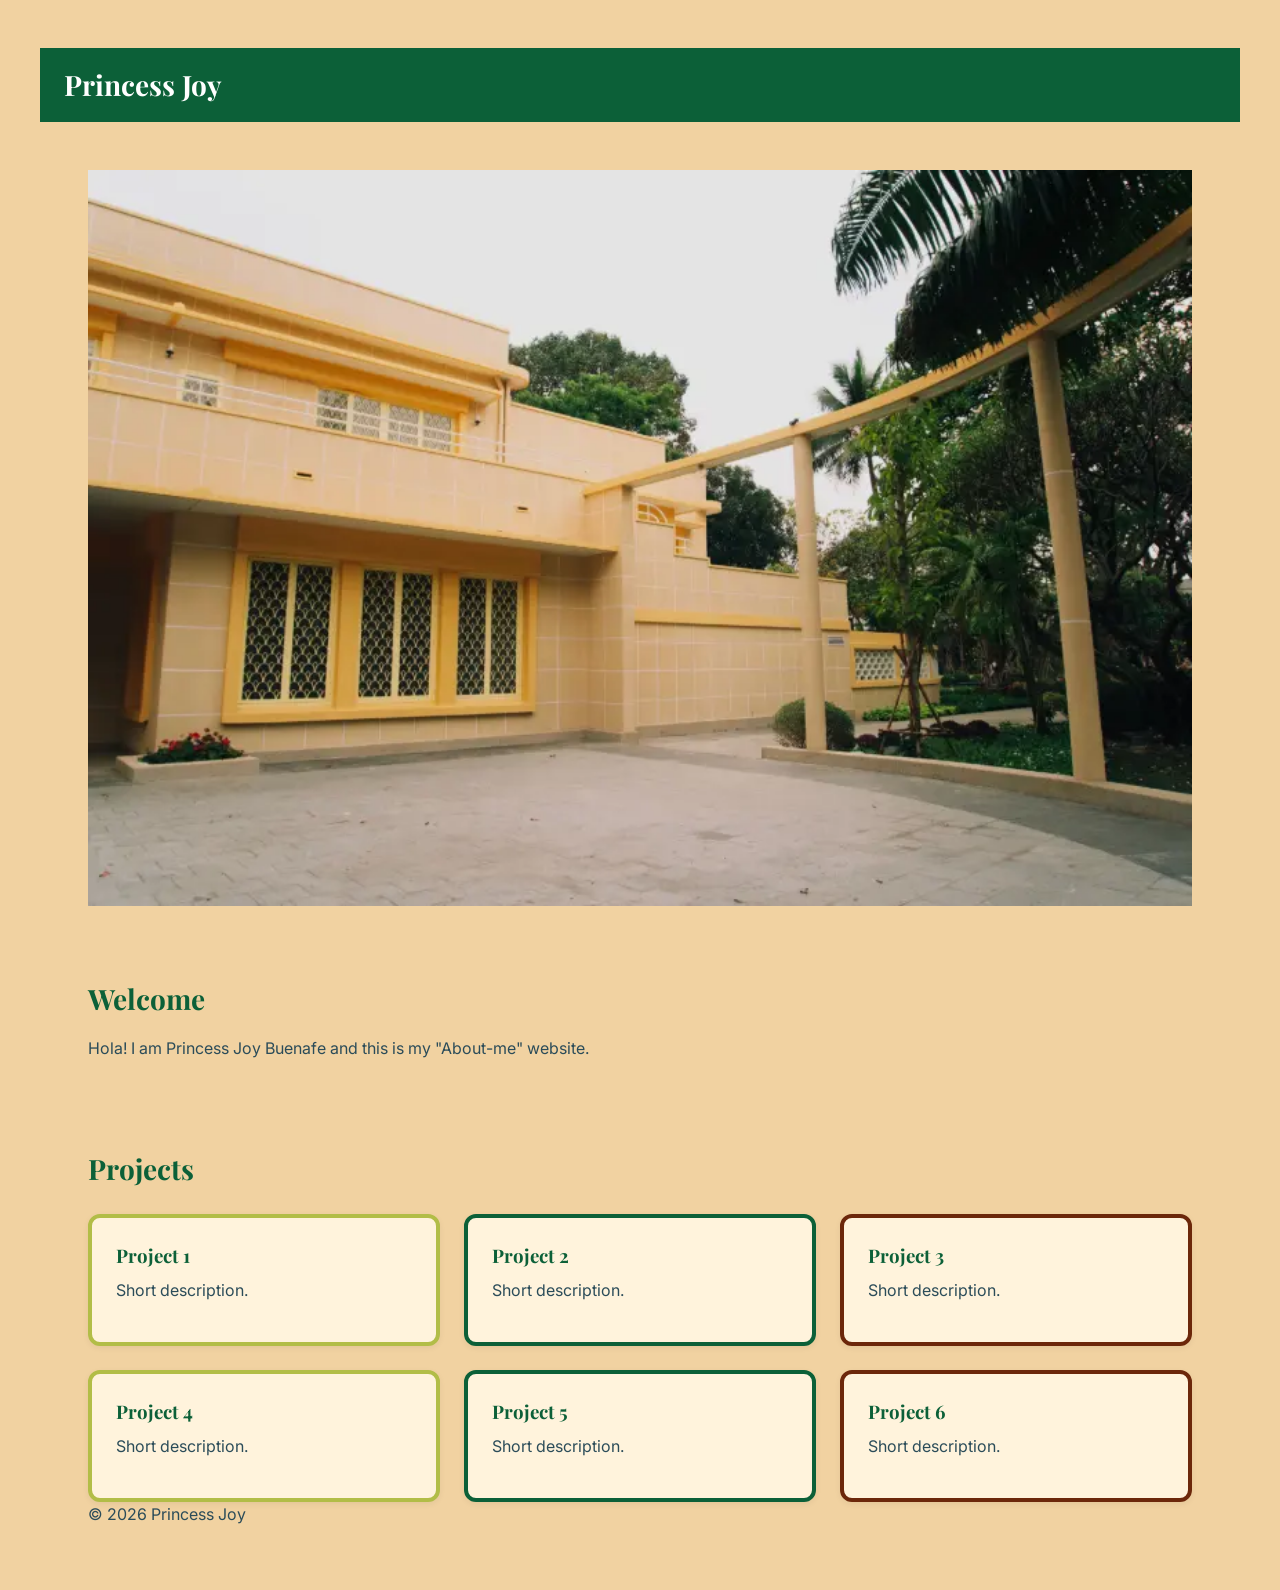
<file: index.html>
<!DOCTYPE html>
<html lang="en">
<head>
        <link rel="preconnect" href="https://fonts.googleapis.com">
<link
href="https://fonts.googleapis.com/css2?family=Inter:wght@400;600&family=Playfair+Displa
y:wght@700&display=swap" rel="stylesheet">
<link rel="stylesheet" href="css/style.css">
<meta charset="UTF-8">
<meta name="viewport" content="width=device-width, initial-scale=1">
<title>Home | Princess Joy</title>
<meta name="Princess Joy" content=" HI HELLOV BYEEEEEEEEEEEEEEEEEEEEEEEEEEEEEEEEEEEEEEEEEEEEEEEEEEEEEEEEEEEEEEEEEEEEEEEEEEEEEEEEEEEEEEEEEEEEE!!">
<link rel="canonical" href="https://github.com/princessjoybuenafe94-maker/About-me/blob/main/index.html">
<!-- Open Graph -->
<meta property="og:type" content="website">
<meta property="og:title" content="Home | Princess Joy">
<meta property="og:description" content="Same as meta description or slightly shorter.">
<meta property="og:image" content="https://github.com/princessjoybuenafe94-maker/About-me/tree/main/assets/bg-original.jpg">
<meta property="og:url" content="https://github.com/princessjoybuenafe94-maker/About-me/blob/main/index.html">
<!-- Twitter Card -->
<meta name="twitter:card" content="summary_large_image">
</head>

<body>
<header class="site-header">
  <h1>Princess Joy</h1>
  <details class="menu">
    <summary aria-label="Open navigation menu">☰</summary>
    <nav>
      <ul class="nav-links">
        <li><a href="index.html">Home</a></li>
        <li><a href="about.html">About</a></li>
        <li><a href="contact.html">Contact</a></li>
      </ul>
    </nav>
  </details>
</header>
<main>
    <picture>
<source type="image/webp"
        srcset="assets/pj-sm.webp 400w,
                assets/pj-md.webp 800w,
                assets/pj-lg.webp 1600w"
        sizes="(max-width: 600px) 90vw, 800px">
<img src="assets/hero-md.jpg"
alt="Descriptive alt text for what is in the photo"
width="800" height="450"
loading="lazy">
</picture>

<article>
<h2>Welcome</h2>
<p>Hola! I am Princess Joy Buenafe and this is my "About-me" website.</p>
</article>

<section class="projects">
<h2>Projects</h2>
<div class="grid">
<article class="card"><h3>Project 1</h3><p>Short description.</p></article>
<article class="card"><h3>Project 2</h3><p>Short description.</p></article>
<article class="card"><h3>Project 3</h3><p>Short description.</p></article>
<article class="card"><h3>Project 4</h3><p>Short description.</p></article>
<article class="card"><h3>Project 5</h3><p>Short description.</p></article>
<article class="card"><h3>Project 6</h3><p>Short description.</p></article>
</div>
</section>

</main>
<footer>
<p>&copy; 2026 Princess Joy</p>
</footer>
</body>
</html>
</file>
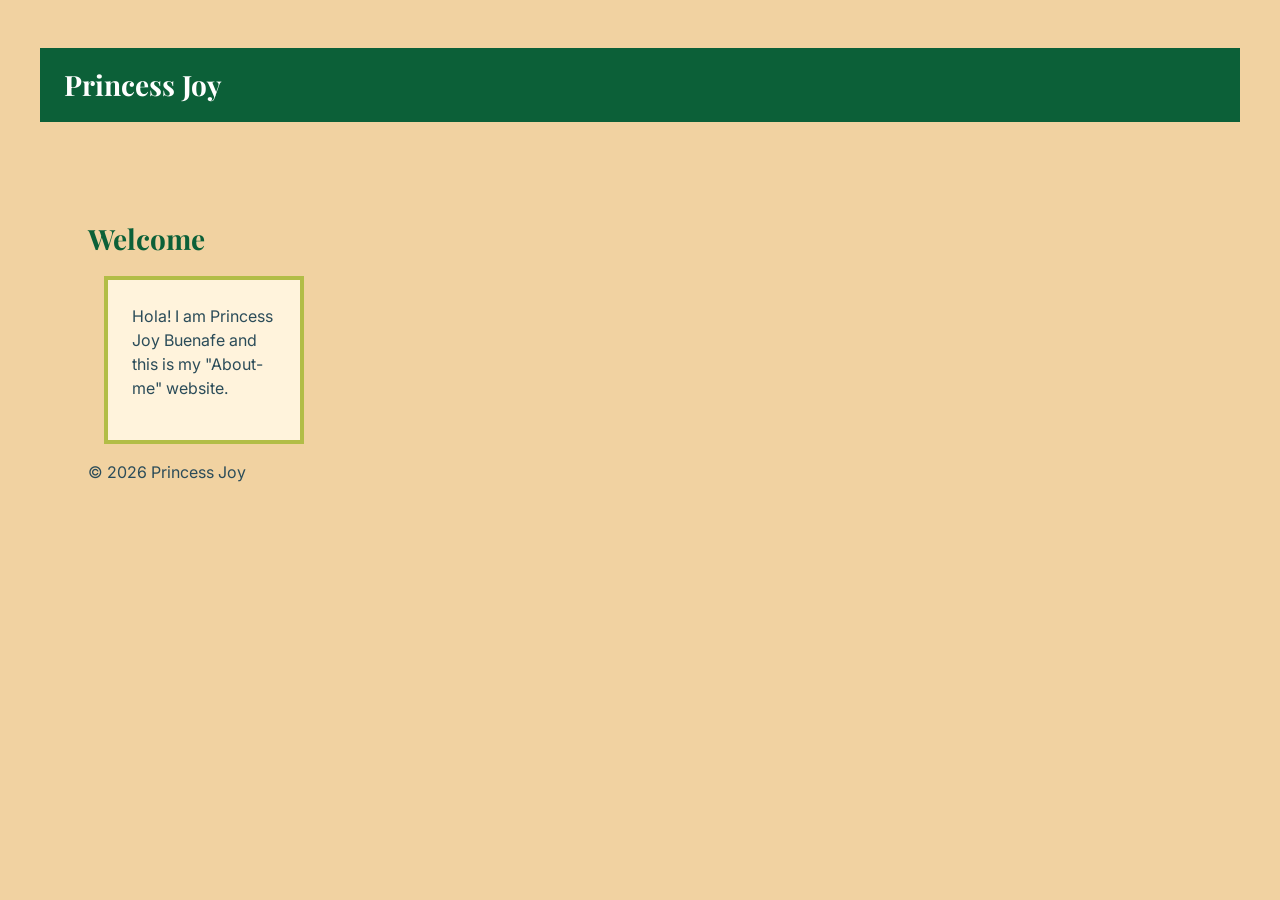
<file: about.html>
<!DOCTYPE html>
<html lang="en">
<head>
    <link rel="preconnect" href="https://fonts.googleapis.com">
<link
href="https://fonts.googleapis.com/css2?family=Inter:wght@400;600&family=Playfair+Displa
y:wght@700&display=swap" rel="stylesheet">
<link rel="stylesheet" href="css/style.css">
<meta charset="UTF-8">
<meta name="viewport" content="width=device-width, initial-scale=1">
<title>Home | Princess Joy</title>
<meta name="Princess Joy" content=" WALAAAAAAA MAAAAANNNNNNNNNNNNNNNNNNNNNNNNNNNNNNNNNNNNNNNNNNNNNNNNNNNNNNNNNNNNNNNNNNNNNNNNNNNNNNNNN!!!">
<link rel="canonical" href="https://github.com/princessjoybuenafe94-maker/About-me/blob/main/about.html">
<!-- Open Graph -->
<meta property="og:type" content="website">
<meta property="og:title" content="Home | Princess Joy">
<meta property="og:description" content="Same as meta description or slightly shorter.">
<meta property="og:image" content="https://github.com/princessjoybuenafe94-maker/About-me/tree/main/assets/bg-original.jpg">
<meta property="og:url" content="https://github.com/princessjoybuenafe94-maker/About-me/blob/main/about.html">
<!-- Twitter Card -->
<meta name="twitter:card" content="summary_large_image">
</head>

<body>
<header class="site-header">
  <h1>Princess Joy</h1>
  <details class="menu">
    <summary aria-label="Open navigation menu">☰</summary>
    <nav>
      <ul class="nav-links">
        <li><a href="index.html">Home</a></li>
        <li><a href="about.html">About</a></li>
        <li><a href="contact.html">Contact</a></li>
      </ul>
    </nav>
  </details>
</header>
<main>
<article>
<h2>Welcome</h2>
<div class="card"><p>Hola! I am Princess Joy Buenafe and this is my "About-me" website.</p></div>
</article>
</main>
<footer>
<p>&copy; 2026 Princess Joy</p>
</footer>
</body>
</html>
</file>
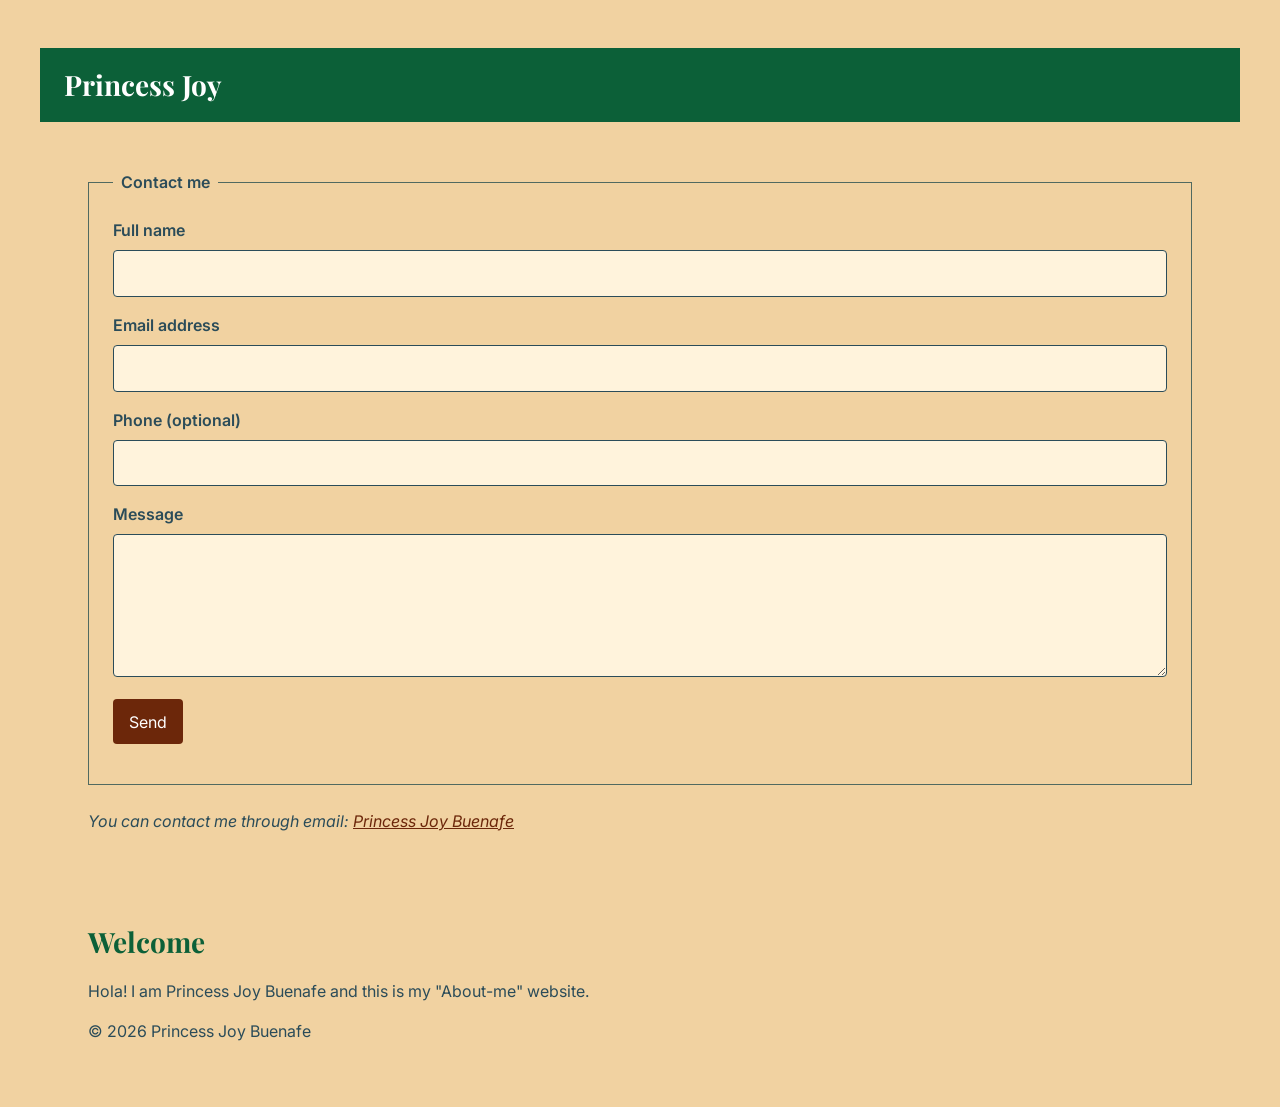
<file: contact.html>
<!DOCTYPE html>
<html lang="en">
<head>
    <link rel="preconnect" href="https://fonts.googleapis.com">
<link
href="https://fonts.googleapis.com/css2?family=Inter:wght@400;600&family=Playfair+Displa
y:wght@700&display=swap" rel="stylesheet">
<link rel="stylesheet" href="css/style.css">
<meta charset="UTF-8">
<meta name="viewport" content="width=device-width, initial-scale=1">
<title>Home | Princess Joy</title>
<meta name="Princess Joy" content=" Waaaaaaaaaaaaaaaaaaaaaaaaaaaaaaaaaaaaaaa">
<link rel="canonical" href="https://github.com/princessjoybuenafe94-maker/About-me/blob/main/contact.html">
<!-- Open Graph -->
<meta property="og:type" content="website">
<meta property="og:title" content="Home | Princess Joy">
<meta property="og:description" content="Same as meta description or slightly shorter.">
<meta property="og:image" content="https://github.com/princessjoybuenafe94-maker/About-me/tree/main/assets/bg-original.jpg">
<meta property="og:url" content="https://github.com/princessjoybuenafe94-maker/About-me/blob/main/contact.html">
<!-- Twitter Card -->
<meta name="twitter:card" content="summary_large_image">
</head>

<body>
<header class="site-header">
  <h1>Princess Joy</h1>
  <details class="menu">
    <summary aria-label="Open navigation menu">☰</summary>
    <nav>
      <ul class="nav-links">
        <li><a href="index.html">Home</a></li>
        <li><a href="about.html">About</a></li>
        <li><a href="contact.html">Contact</a></li>
      </ul>
    </nav>
  </details>
</header>
<main>
    <section>
        <form action="#" method="POST">
<fieldset>
<legend>Contact me</legend>
<p>
<label for="name">Full name</label>
<input type="text" id="name" name="name" required minlength="2">
</p>
<p>
<label for="email">Email address</label>
<input type="email" id="email" name="email" required>
</p>
<p>
<label for="phone">Phone (optional)</label>
<input type="tel" id="phone" name="phone" pattern="[0-9\-\s]{7,}">
</p>
<p>
<label for="message">Message</label>
<textarea id="message" name="message" rows="5" required></textarea>
</p>
<p>
<button type="submit">Send</button>
</p>
</fieldset>
</form>
    </section>
    <address>
        <p>
            You can contact me through email:
            <a href="mailto:princessjoybuenafe94@gmail.com">Princess Joy Buenafe</a>
        </p>
    </address>
<article>
<h2>Welcome</h2>
<p>Hola! I am Princess Joy Buenafe and this is my "About-me" website.</p>
</article>
</main>
<footer>
<p>&copy; 2026 Princess Joy Buenafe</p>
</footer>
</body>
</html>
</file>
<file: css/style.css>
/* =========================================================
   EXERCISE 1 — Design Tokens (CSS Custom Properties)
   PROFE7 · Digital Web Authoring · Module 3
   ========================================================= */

:root {
  --clr-meadow: #0C6038;
  --clr-mustard: #B2BD47;
  --clr-peach: #F1D2A1;
  --clr-outer-space: #2B4C59;
  --clr-crimson: #6C270A;
  --clr-text: #2B4C59;
  --clr-muted: #516A60;
  --clr-bg: #F1D2A1;
  --clr-surface: #FFF3DC;

  --font-body: "Inter", system-ui, sans-serif;
  --font-heading: "Playfair Display", Georgia, serif;

  --space-xs: 0.5rem;
  --space-sm: 1rem;
  --space-md: 1.5rem;
  --space-lg: 3rem;
}

/* Reset */
* {
  box-sizing: border-box;
  margin: 0;
  padding: 0;
}

body {
  font-family: var(--font-body);
  color: var(--clr-text);
  background: var(--clr-bg);
  line-height: 1.5;
  padding: var(--space-lg);
  max-width: 1200px;
  width: 100%;
  margin: 0 auto;
}

main {
  display: grid;
  gap: var(--space-md);
}

img {
  display: block;
  height: auto;
  max-width: 100%;
}

h1, h2, h3 {
  font-family: var(--font-heading);
  color: var(--clr-meadow);
}

h1 {
  font-size: clamp(2rem, 5vw, 3.5rem);
  margin-bottom: var(--space-md);
}

h2 {
  font-size: 1.75rem;
  margin: var(--space-lg) 0 var(--space-sm);
}

a {
  color: var(--clr-crimson);
}

p {
  color: var(--clr-text);
  margin-bottom: var(--space-sm);
}

.muted {
  color: var(--clr-muted);
}

/* =========================================================
   EXERCISE 2 — Box Model demo
   Global reset sets box-sizing: border-box, so with width:200px
   the padding + border are INCLUDED in that 200px, not added
   on top. Total rendered width = 200px.
   ========================================================= */
.card {
  width: min(100%, 200px);
  padding: 24px;
  border: 4px solid var(--clr-mustard);
  margin: 16px;
  background: var(--clr-surface);
}

/* Step 8: temporarily uncomment to compare box-sizing modes.
   With this active, padding + border are ADDED on top of the
   200px width, so total rendered width = 200 + 48 + 8 = 256px. */
/*
.card {
  box-sizing: content-box;
}
*/

/* =========================================================
   MODULE 4 · EXERCISE 2 — Mobile-first responsive header
   Default styles below are the MOBILE styles.
   The min-width: 768px query near the bottom enhances
   the layout for tablet/desktop screens.
   ========================================================= */
.site-header {
  display: flex;
  flex-direction: column;
  align-items: center;
  gap: var(--space-sm);
  padding: var(--space-sm);
  background: var(--clr-meadow);
  color: white;
  margin: 0 -3rem var(--space-lg);
}

.site-header h1 {
  color: white;
  font-size: 1.75rem;
  margin: 0;
}

.menu {
  width: 100%;
}

.menu summary {
  color: white;
  cursor: pointer;
  font-size: 1.75rem;
  line-height: 1;
  list-style: none;
  text-align: center;
}

.menu summary::-webkit-details-marker {
  display: none;
}

.nav-links {
  list-style: none;
  display: flex;
  flex-direction: column;
  align-items: center;
  gap: var(--space-sm);
}

.nav-links a {
  color: white;
  text-decoration: none;
}

.nav-links a:hover {
  color: var(--clr-mustard);
}

picture,
picture img {
  display: block;
  width: 100%;
}

fieldset {
  border: 1px solid var(--clr-muted);
  padding: var(--space-md);
}

legend {
  font-weight: 600;
  padding: 0 var(--space-xs);
}

label,
input,
textarea,
button {
  font: inherit;
}

label {
  display: block;
  font-weight: 600;
  margin-bottom: var(--space-xs);
}

input,
textarea {
  background: var(--clr-surface);
  border: 1px solid var(--clr-outer-space);
  border-radius: 0.25rem;
  padding: 0.65rem;
  width: 100%;
}

textarea {
  resize: vertical;
}

button {
  background: var(--clr-crimson);
  border: 0;
  border-radius: 0.25rem;
  color: white;
  cursor: pointer;
  padding: 0.65rem 1rem;
}

/* Small-screen tweaks that are NOT part of the header
   (body padding, .card sizing) — kept from before */
@media (max-width: 600px) {
  body {
    padding: var(--space-md);
  }

  .card {
    margin: 0;
    width: 100%;
  }
}

/* =========================================================
   MODULE 4 · EXERCISE 2 — Enhance header for tablet/desktop
   ========================================================= */
@media (min-width: 768px) {
  .site-header {
    flex-direction: row;
    justify-content: space-between;
    padding: var(--space-sm) var(--space-md);
  }

  .menu {
    width: auto;
  }

  .menu summary {
    display: none;
  }

  .nav-links {
    flex-direction: row;
    gap: var(--space-md);
  }
}

.grid {
display: grid;
grid-template-columns: repeat(auto-fit, minmax(280px, 1fr));
gap: var(--space-md);
margin-top: var(--space-md);
}
.grid .card {
width: 100%;
margin: 0;
padding: var(--space-md);
border-radius: 12px;
background: var(--clr-surface);
box-shadow: 0 2px 6px rgba(0,0,0,0.06);
}
.card h3 { color: var(--clr-meadow); margin-bottom: var(--space-xs); }

.grid .card:nth-child(3n + 2) {
  border-color: var(--clr-meadow);
}

.grid .card:nth-child(3n) {
  border-color: var(--clr-crimson);
}
</file>
